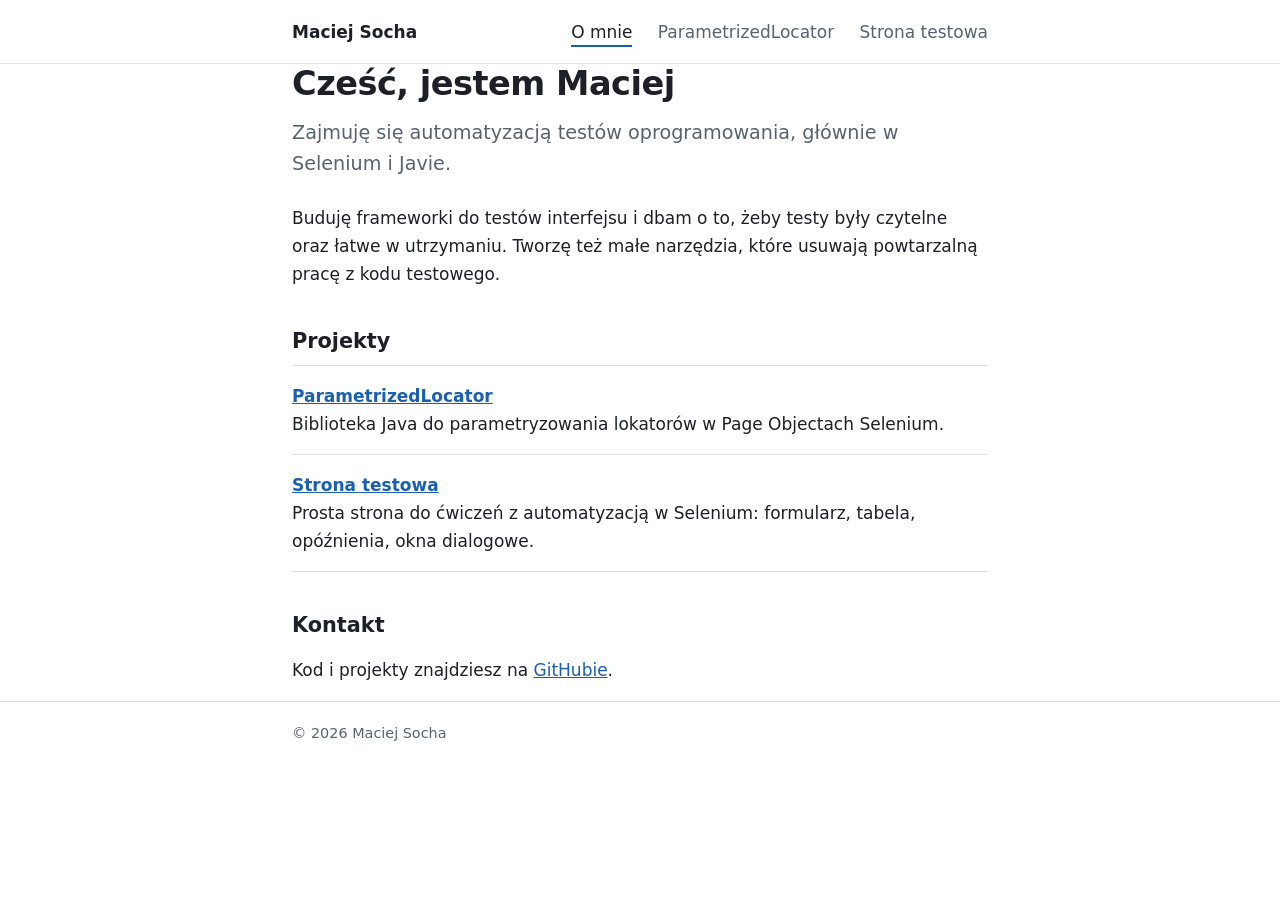
<file: index.html>
<!DOCTYPE html>
<html lang="pl">
<head>
<meta charset="utf-8">
<meta name="viewport" content="width=device-width, initial-scale=1">
<title>Maciej Socha – automatyzacja testów</title>
<meta name="description" content="Maciej Socha – automatyzacja testów w Selenium i Javie. Biblioteka ParametrizedLocator i strona testowa do ćwiczeń.">
<link rel="stylesheet" href="assets/style.css">
</head>
<body>
<header><div class="wrap">
<a class="brand" href="index.html">Maciej Socha</a>
<nav>
<a href="index.html" aria-current="page">O mnie</a>
<a href="parametrized-locator.html">ParametrizedLocator</a>
<a href="automation-demo.html">Strona testowa</a>
</nav>
</div></header>
<main class="wrap">
<h1>Cześć, jestem Maciej</h1>
<p class="lead">Zajmuję się automatyzacją testów oprogramowania, głównie w Selenium i Javie.</p>
<p>Buduję frameworki do testów interfejsu i dbam o to, żeby testy były czytelne oraz łatwe w utrzymaniu. Tworzę też małe narzędzia, które usuwają powtarzalną pracę z kodu testowego.</p>

<h2>Projekty</h2>
<ul class="list">
<li><a href="parametrized-locator.html">ParametrizedLocator</a><br>Biblioteka Java do parametryzowania lokatorów w Page Objectach Selenium.</li>
<li><a href="automation-demo.html">Strona testowa</a><br>Prosta strona do ćwiczeń z automatyzacją w Selenium: formularz, tabela, opóźnienia, okna dialogowe.</li>
</ul>

<h2>Kontakt</h2>
<p>Kod i projekty znajdziesz na <a href="https://github.com/maciejsocha">GitHubie</a>.</p>
</main>
<footer><div class="wrap">© 2026 Maciej Socha</div></footer>
</body>
</html>
</file>
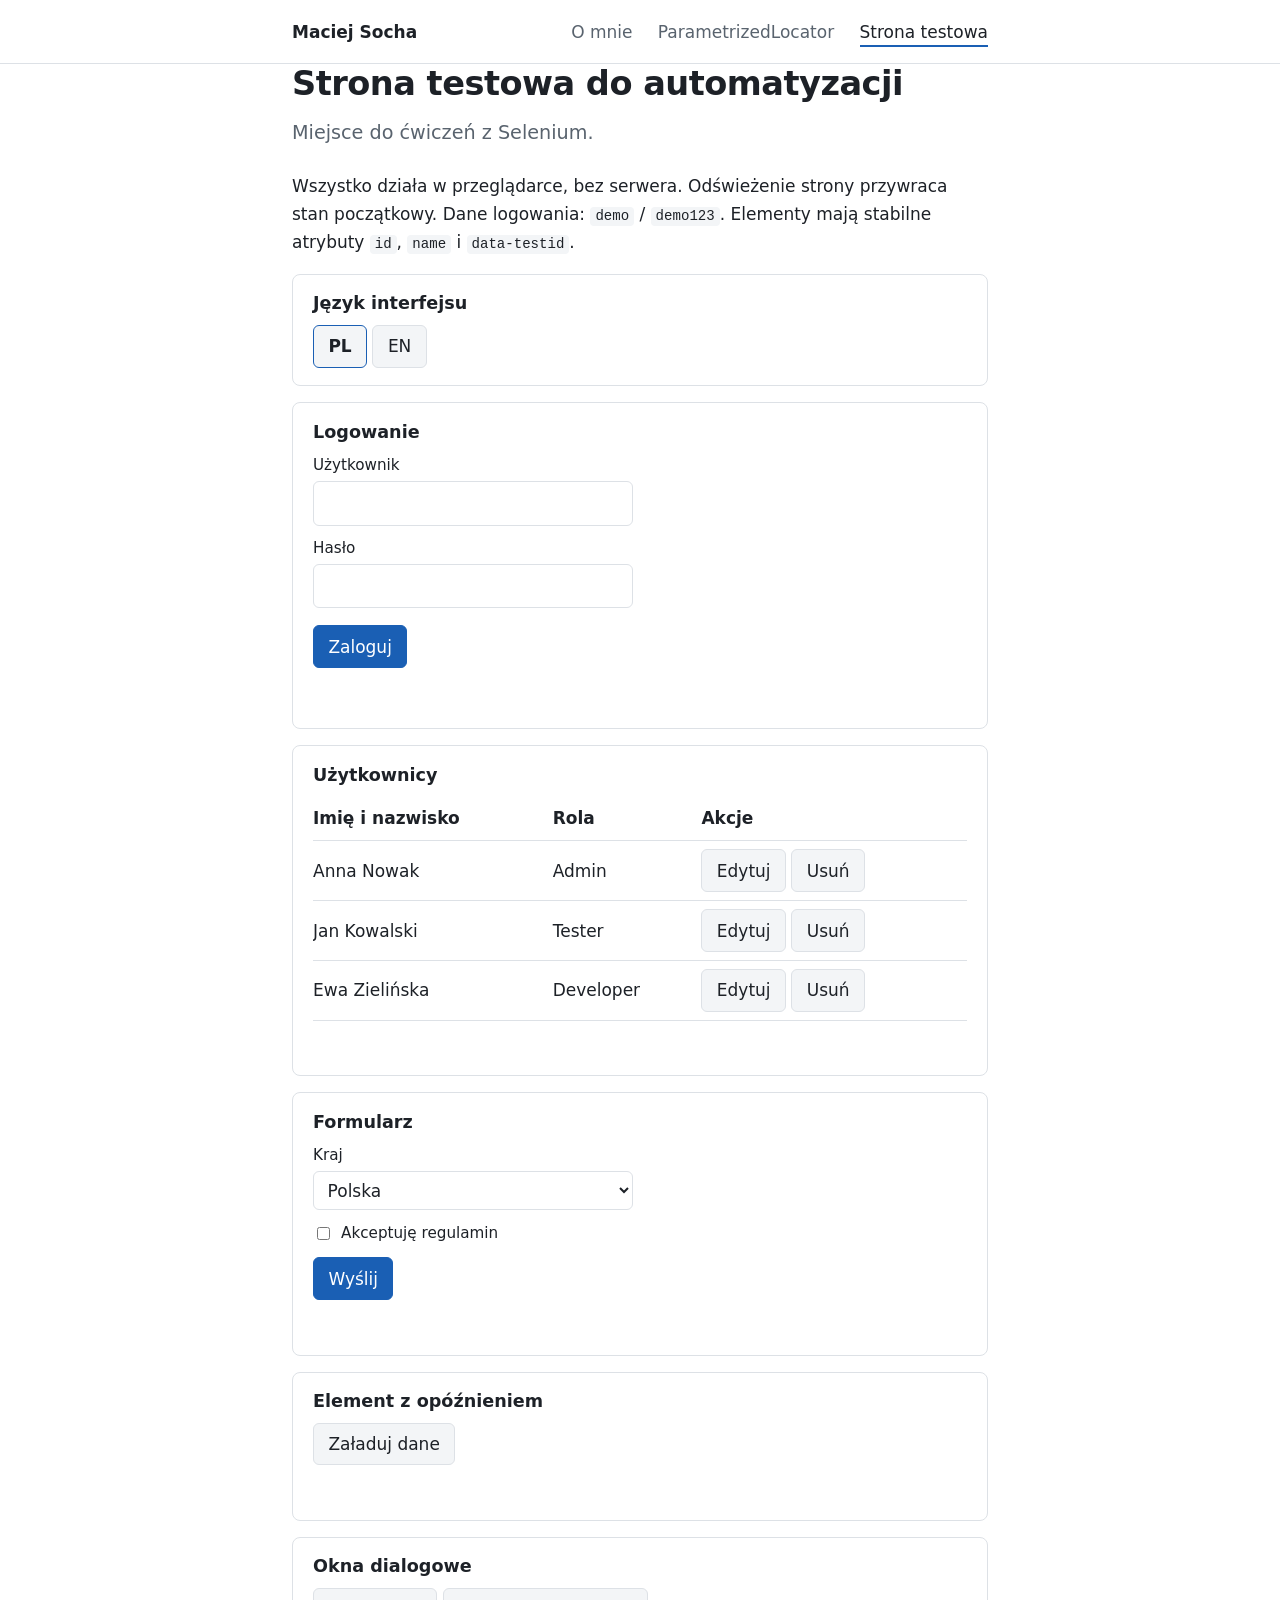
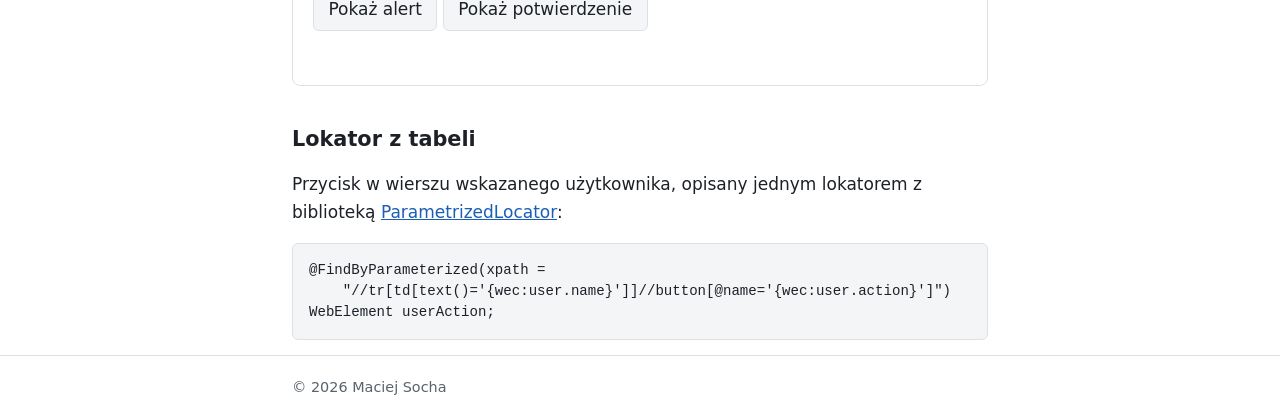
<file: automation-demo.html>
<!DOCTYPE html>
<html lang="pl">
<head>
<meta charset="utf-8">
<meta name="viewport" content="width=device-width, initial-scale=1">
<title>Strona testowa do automatyzacji – Maciej Socha</title>
<meta name="description" content="Prosta strona do ćwiczeń z automatyzacją testów w Selenium.">
<link rel="stylesheet" href="assets/style.css">
</head>
<body>
<header><div class="wrap">
<a class="brand" href="index.html">Maciej Socha</a>
<nav>
<a href="index.html">O mnie</a>
<a href="parametrized-locator.html">ParametrizedLocator</a>
<a href="automation-demo.html" aria-current="page">Strona testowa</a>
</nav>
</div></header>
<main class="wrap">
<h1>Strona testowa do automatyzacji</h1>
<p class="lead">Miejsce do ćwiczeń z Selenium.</p>
<p>Wszystko działa w przeglądarce, bez serwera. Odświeżenie strony przywraca stan początkowy. Dane logowania: <code>demo</code> / <code>demo123</code>. Elementy mają stabilne atrybuty <code>id</code>, <code>name</code> i <code>data-testid</code>.</p>

<section class="demo" id="language">
<h2 data-i18n="langTitle"></h2>
<button id="lang-pl" data-lang="pl">PL</button>
<button id="lang-en" data-lang="en">EN</button>
</section>

<section class="demo" id="login">
<h2 data-i18n="loginTitle"></h2>
<form id="login-form" data-testid="login-form">
<label for="username" data-i18n="user"></label>
<input type="text" id="username" name="username" data-testid="username" autocomplete="off">
<label for="password" data-i18n="pass"></label>
<input type="password" id="password" name="password" data-testid="password" autocomplete="off">
<p><button type="submit" class="primary" id="login-btn" data-i18n="login"></button></p>
</form>
<p class="msg" id="login-msg" role="status" data-testid="login-msg"></p>
</section>

<section class="demo" id="users">
<h2 data-i18n="usersTitle"></h2>
<div class="tbl"><table id="users-table">
<thead><tr><th data-i18n="name"></th><th data-i18n="role"></th><th data-i18n="actions"></th></tr></thead>
<tbody id="users-body"></tbody>
</table></div>
<p class="msg" id="users-msg" role="status"></p>
</section>

<section class="demo" id="form">
<h2 data-i18n="formTitle"></h2>
<form id="order-form">
<label for="country" data-i18n="country"></label>
<select id="country" name="country">
<option value="pl" data-i18n="cPl"></option>
<option value="de" data-i18n="cDe"></option>
<option value="cz" data-i18n="cCz"></option>
</select>
<div class="check"><input type="checkbox" id="terms" name="terms"><label for="terms" data-i18n="terms"></label></div>
<button type="submit" class="primary" id="submit-btn" data-i18n="submit"></button>
</form>
<p class="msg" id="form-msg" role="status"></p>
</section>

<section class="demo" id="delay">
<h2 data-i18n="delayTitle"></h2>
<button id="load-btn" data-i18n="load"></button>
<p class="msg" id="delay-box" role="status"></p>
</section>

<section class="demo" id="dialogs">
<h2 data-i18n="dialogTitle"></h2>
<button id="alert-btn" data-i18n="alert"></button>
<button id="confirm-btn" data-i18n="confirm"></button>
<p class="msg" id="dialog-msg" role="status"></p>
</section>

<h2>Lokator z tabeli</h2>
<p>Przycisk w wierszu wskazanego użytkownika, opisany jednym lokatorem z biblioteką <a href="parametrized-locator.html">ParametrizedLocator</a>:</p>
<pre><code>@FindByParameterized(xpath =
    "//tr[td[text()='{wec:user.name}']]//button[@name='{wec:user.action}']")
WebElement userAction;</code></pre>
</main>
<footer><div class="wrap">© 2026 Maciej Socha</div></footer>
<script src="assets/demo.js"></script>
</body>
</html>
</file>
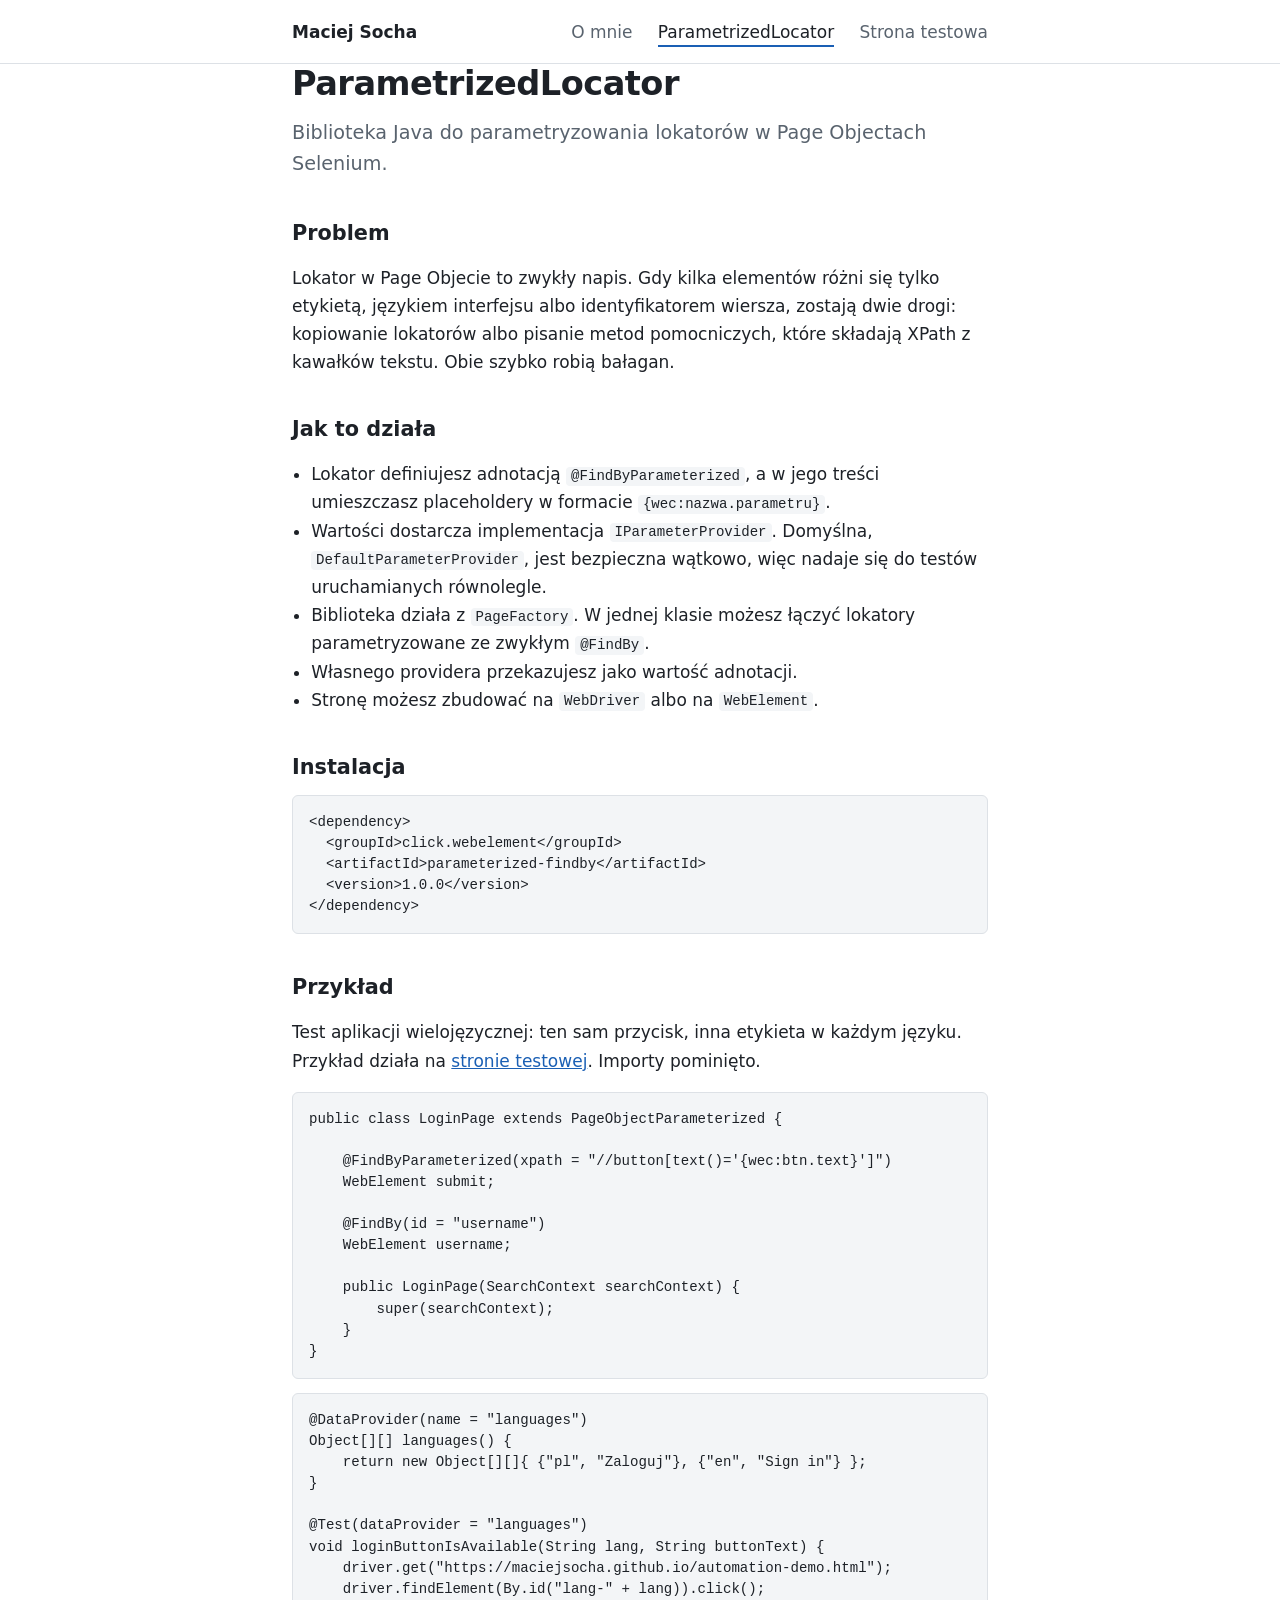
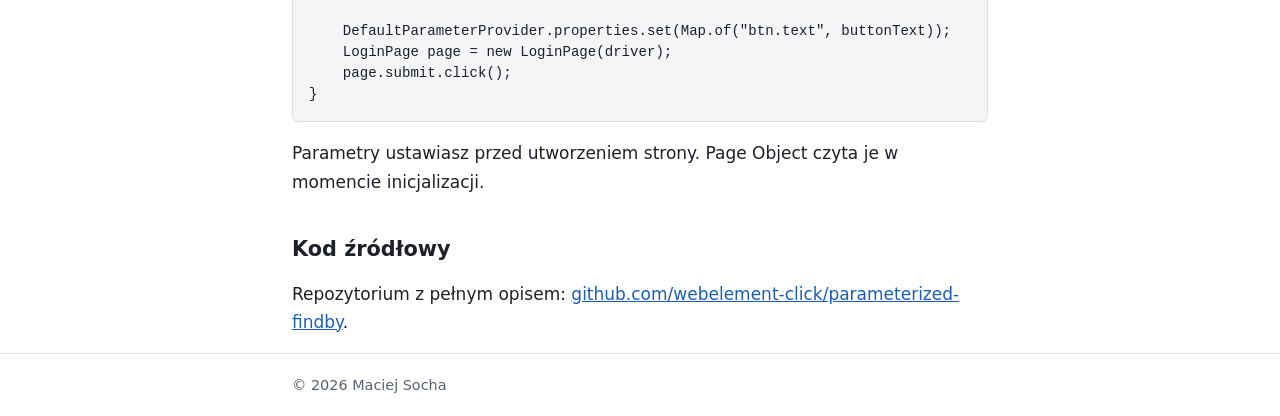
<file: parametrized-locator.html>
<!DOCTYPE html>
<html lang="pl">
<head>
<meta charset="utf-8">
<meta name="viewport" content="width=device-width, initial-scale=1">
<title>ParametrizedLocator – Maciej Socha</title>
<meta name="description" content="ParametrizedLocator: biblioteka Java do parametryzowania lokatorów w Page Objectach Selenium.">
<link rel="stylesheet" href="assets/style.css">
</head>
<body>
<header><div class="wrap">
<a class="brand" href="index.html">Maciej Socha</a>
<nav>
<a href="index.html">O mnie</a>
<a href="parametrized-locator.html" aria-current="page">ParametrizedLocator</a>
<a href="automation-demo.html">Strona testowa</a>
</nav>
</div></header>
<main class="wrap">
<h1>ParametrizedLocator</h1>
<p class="lead">Biblioteka Java do parametryzowania lokatorów w Page Objectach Selenium.</p>

<h2>Problem</h2>
<p>Lokator w Page Objecie to zwykły napis. Gdy kilka elementów różni się tylko etykietą, językiem interfejsu albo identyfikatorem wiersza, zostają dwie drogi: kopiowanie lokatorów albo pisanie metod pomocniczych, które składają XPath z kawałków tekstu. Obie szybko robią bałagan.</p>

<h2>Jak to działa</h2>
<ul>
<li>Lokator definiujesz adnotacją <code>@FindByParameterized</code>, a w jego treści umieszczasz placeholdery w formacie <code>{wec:nazwa.parametru}</code>.</li>
<li>Wartości dostarcza implementacja <code>IParameterProvider</code>. Domyślna, <code>DefaultParameterProvider</code>, jest bezpieczna wątkowo, więc nadaje się do testów uruchamianych równolegle.</li>
<li>Biblioteka działa z <code>PageFactory</code>. W jednej klasie możesz łączyć lokatory parametryzowane ze zwykłym <code>@FindBy</code>.</li>
<li>Własnego providera przekazujesz jako wartość adnotacji.</li>
<li>Stronę możesz zbudować na <code>WebDriver</code> albo na <code>WebElement</code>.</li>
</ul>

<h2>Instalacja</h2>
<pre><code>&lt;dependency&gt;
  &lt;groupId&gt;click.webelement&lt;/groupId&gt;
  &lt;artifactId&gt;parameterized-findby&lt;/artifactId&gt;
  &lt;version&gt;1.0.0&lt;/version&gt;
&lt;/dependency&gt;</code></pre>

<h2>Przykład</h2>
<p>Test aplikacji wielojęzycznej: ten sam przycisk, inna etykieta w każdym języku. Przykład działa na <a href="automation-demo.html">stronie testowej</a>. Importy pominięto.</p>
<pre><code>public class LoginPage extends PageObjectParameterized {

    @FindByParameterized(xpath = "//button[text()='{wec:btn.text}']")
    WebElement submit;

    @FindBy(id = "username")
    WebElement username;

    public LoginPage(SearchContext searchContext) {
        super(searchContext);
    }
}</code></pre>
<pre><code>@DataProvider(name = "languages")
Object[][] languages() {
    return new Object[][]{ {"pl", "Zaloguj"}, {"en", "Sign in"} };
}

@Test(dataProvider = "languages")
void loginButtonIsAvailable(String lang, String buttonText) {
    driver.get("https://maciejsocha.github.io/automation-demo.html");
    driver.findElement(By.id("lang-" + lang)).click();

    DefaultParameterProvider.properties.set(Map.of("btn.text", buttonText));
    LoginPage page = new LoginPage(driver);
    page.submit.click();
}</code></pre>
<p>Parametry ustawiasz przed utworzeniem strony. Page Object czyta je w momencie inicjalizacji.</p>

<h2>Kod źródłowy</h2>
<p>Repozytorium z pełnym opisem: <a href="https://github.com/webelement-click/parameterized-findby">github.com/webelement-click/parameterized-findby</a>.</p>
</main>
<footer><div class="wrap">© 2026 Maciej Socha</div></footer>
</body>
</html>
</file>
<file: assets/style.css>
:root{--bg:#fff;--fg:#1d2127;--mut:#59636e;--line:#dde1e6;--acc:#1a5fb4;--code:#f3f5f7}
@media(prefers-color-scheme:dark){:root{--bg:#14171b;--fg:#e6e9ec;--mut:#9aa4af;--line:#2b3137;--acc:#7db4f5;--code:#1d2228}}
*{box-sizing:border-box}
body{margin:0;background:var(--bg);color:var(--fg);font:17px/1.65 system-ui,-apple-system,"Segoe UI",Roboto,sans-serif}
.wrap{max-width:46rem;margin:0 auto;padding:0 1.25rem}
header{border-bottom:1px solid var(--line)}
header .wrap{display:flex;flex-wrap:wrap;justify-content:space-between;align-items:baseline;gap:.4rem 1.5rem;padding-top:1.1rem;padding-bottom:1.1rem}
.brand{font-weight:650;color:var(--fg);text-decoration:none}
nav a{margin-right:1.25rem;color:var(--mut);text-decoration:none;padding-bottom:.2rem}
nav a:last-child{margin-right:0}
nav a:hover{color:var(--fg)}
nav a[aria-current]{color:var(--fg);border-bottom:2px solid var(--acc)}
main{padding:2.5rem 1.25rem 4rem}
h1{font-size:2.1rem;line-height:1.2;margin:0 0 .75rem;letter-spacing:-.015em}
h2{font-size:1.3rem;line-height:1.3;margin:2.5rem 0 .6rem}
.lead{font-size:1.2rem;color:var(--mut);margin:0 0 1.5rem}
a{color:var(--acc)}
:focus-visible{outline:2px solid var(--acc);outline-offset:2px}
pre,code{font-family:ui-monospace,SFMono-Regular,Menlo,Consolas,monospace;font-size:.88rem}
pre{background:var(--code);border:1px solid var(--line);border-radius:6px;padding:1rem;overflow-x:auto;line-height:1.5}
:not(pre)>code{background:var(--code);padding:.1em .35em;border-radius:4px}
ul{padding-left:1.2rem}
.list{list-style:none;padding:0;margin:0}
.list li{padding:1rem 0;border-top:1px solid var(--line)}
.list li:last-child{border-bottom:1px solid var(--line)}
.list a{font-weight:600}
footer{border-top:1px solid var(--line);color:var(--mut);font-size:.9rem;padding:1.25rem 0}
.demo{border:1px solid var(--line);border-radius:8px;padding:1.1rem 1.25rem;margin:1rem 0}
.demo h2{margin:0 0 .6rem;font-size:1.1rem}
label{display:block;margin:.6rem 0 .2rem;font-size:.95rem}
input[type=text],input[type=password],select{width:100%;max-width:20rem;padding:.45rem .6rem;font:inherit;color:inherit;background:var(--bg);border:1px solid var(--line);border-radius:6px}
.check{display:flex;gap:.5rem;align-items:center;margin:.7rem 0}
.check label{margin:0}
button{font:inherit;padding:.4rem .9rem;border-radius:6px;border:1px solid var(--line);background:var(--code);color:var(--fg);cursor:pointer}
button.primary{background:var(--acc);border-color:var(--acc);color:var(--bg)}
button[aria-pressed=true]{border-color:var(--acc);font-weight:600}
.msg{margin:.7rem 0 0;min-height:1.6rem;color:var(--mut)}
.tbl{overflow-x:auto}
table{border-collapse:collapse;width:100%}
th,td{text-align:left;padding:.5rem .6rem .5rem 0;border-bottom:1px solid var(--line);white-space:nowrap}
</file>
